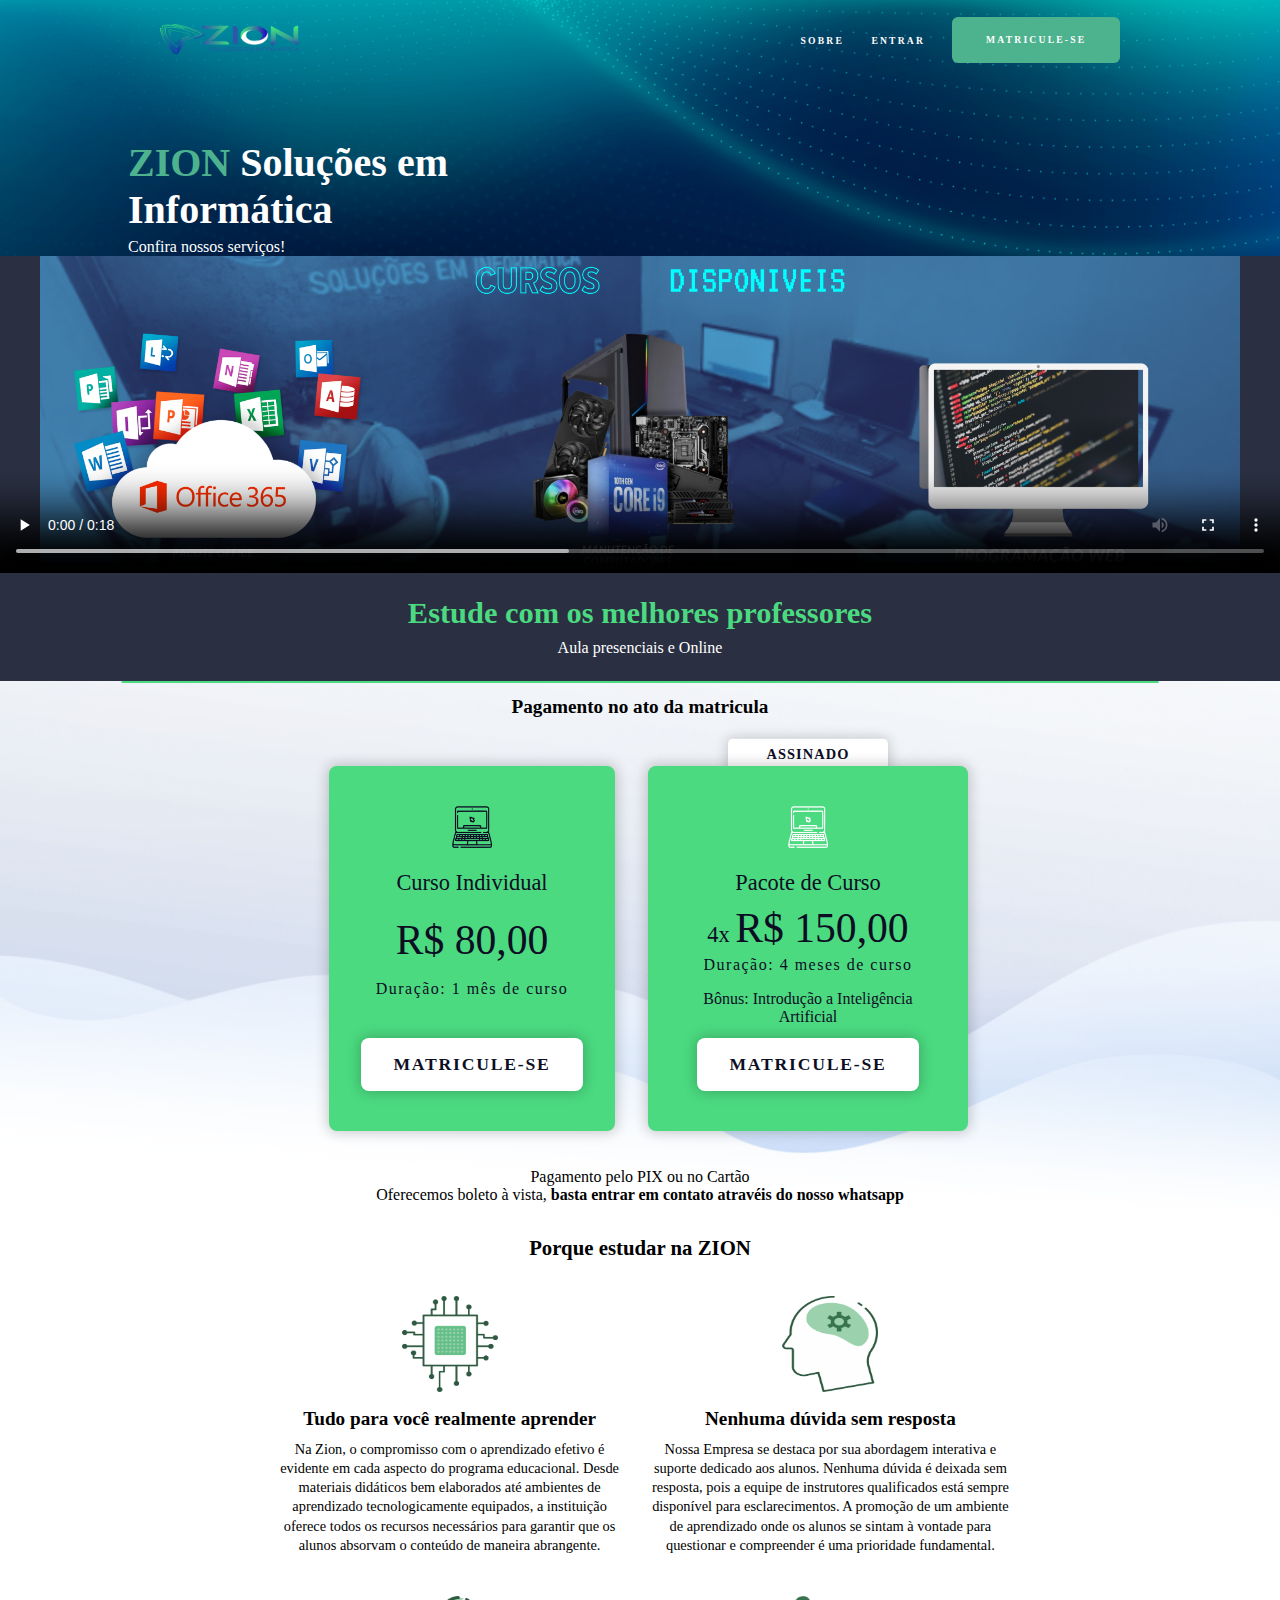
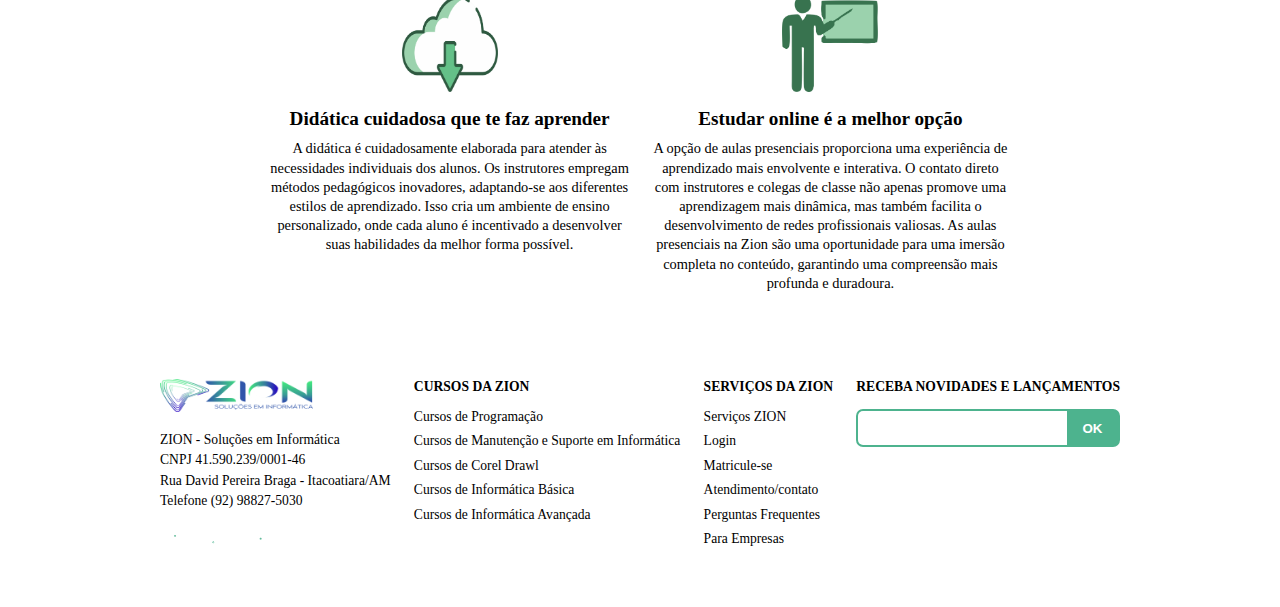
<file: index.html>
<!DOCTYPE	html>
<html	lang="pt-BR">
<head>
<meta	charset="UTF-8">
<meta	name="viewport" content="width=device-width">
<title>ZION</title>
<link	rel="stylesheet" href="https://fonts.googleapis.com/css?family=Montserrat:300,400,500,
600,700,&display=block">
<link	rel="stylesheet" href="css/reset.css">
<link	rel="stylesheet" href="css/cabecalho.css">
<link	rel="stylesheet" href="css/cursos.css">
<link	rel="stylesheet" href="css/rodape.css">
<link	rel="stylesheet" href="css/form-newsletter.css">
<link	rel="stylesheet" href="css/container.css">
<link	rel="stylesheet" href="css/video.css">
<link	rel="stylesheet" href="css/planos.css">
<link	rel="stylesheet" href="css/beneficios.css">
<link	rel="stylesheet" href="css/chamada-youtube.css">
</head>
<body>
    <header class="cabecalho	container">
        <a	href="index.html">
        <img class="cabecalho__logo"	src="img/logozion.png" title="Ir	para	a	página
        inicial	da zion" alt= zion">
        </a>
        <nav>
            <ul class="cabecalho__menu">
            <li class="cabecalho__item-menu"><a	href="sobre.html">Sobre</a></li>
            <li class="cabecalho__item-menu"><a	href="#">Entrar</a></li>
            <li class="cabecalho__item-menu	cabecalho__item-menu--matricular"   ><a	href="matricula.html    ">Matricule-se</a></li>
            </ul>
            </nav>
    </header>



<main>
    <section class="cursos">
        <article class="cursos__chamada --largura-grande">
            <h1 class="chamada__titulo">ZION <strong class="chamada__titulo--destaque">Soluções em Informática</strong></h1>
            <p>Confira nossos serviços!</p>
            <a href="cursos.html" class="chamada__cursos__matricula botao">Matricule-se</a>
        </article>
        <nav>
           
        </nav>
    </section>

   <section class="video">
        <video controls class="video--mobile" src="video/video-promocional.mp4" poster="img/video-principal-mobile.png"></video>
        <video controls class="video--desktop" src="video/video-promocional.mp4" poster="img/video-principal.png"></video>
        <article class="video__textos">
            <h2 class="textos__titulo">Estude com os melhores professores</h2>
            <p>Aula presenciais e Online</p>
        </article>
    </section>
    <section class="planos">
        <h2 class="planos__titulo">Pagamento no ato da matricula</h2>
        <article class="cards__planoanual">
            <span class="plano--destaque">Assinado</span>
            <div class="planos__card card--anual">
                <h3 class="plano__titulo">Pacote de Curso</h3>
                <p>4x <span class="valor--destaque">R$ 150,00</span></p>
                <p> Duração: 4 meses de curso</p>
                <span>Bônus: Introdução a Inteligência Artificial</span>
                <a href="cursos.html" class="cards__botao botao">Matricule-se</a>
            </div>
        </article>
        <article class="planos__card card--semestral">
            <h3 class="plano__titulo">Curso Individual</h3>
            <p> <span class="valor--destaque">R$ 80,00</span></p>
            <p>Duração: 1 mês de curso</p>
            <a href="cursos.html" class="cards__botao botao">Matricule-se</a>
        </article>
        <article class="planos__pagamentos">
            <p>Pagamento pelo PIX ou no Cartão</p>
            <p>Oferecemos boleto à vista, <a href="https://bit.ly/47ALViZ">basta entrar em contato atravéis do nosso whatsapp</a></p>
        </article>
    </section>
    <section class="beneficios">
        <h2 class="beneficios__titulo">Porque estudar na ZION</h2>
        <ul class="beneficios__lista">
            <li class="beneficio--paravoce">
                <h3 class="beneficio__titulo">Tudo para você realmente aprender</h3>
                <p class="beneficio__texto">Na Zion, o compromisso com o aprendizado efetivo é evidente em cada aspecto do programa educacional. Desde materiais didáticos bem elaborados até ambientes de aprendizado tecnologicamente equipados, a instituição oferece todos os recursos necessários para garantir que os alunos absorvam o conteúdo de maneira abrangente.</p>
            </li>
            <li class="beneficio--duvidas">
                <h3 class="beneficio__titulo">Nenhuma dúvida sem resposta</h3>
                <p class="beneficio__texto">Nossa Empresa se destaca por sua abordagem interativa e suporte dedicado aos alunos. Nenhuma dúvida é deixada sem resposta, pois a equipe de instrutores qualificados está sempre disponível para esclarecimentos. A promoção de um ambiente de aprendizado onde os alunos se sintam à vontade para questionar e compreender é uma prioridade fundamental.</p>
            </li>
            <li class="beneficio--didatica">
                <h3 class="beneficio__titulo">Didática cuidadosa que te faz aprender</h3>
                <p class="beneficio__texto">A didática  é cuidadosamente elaborada para atender às necessidades individuais dos alunos. Os instrutores empregam métodos pedagógicos inovadores, adaptando-se aos diferentes estilos de aprendizado. Isso cria um ambiente de ensino personalizado, onde cada aluno é incentivado a desenvolver suas habilidades da melhor forma possível.</p>
            </li>
            <li class="beneficio--online">
                <h3 class="beneficio__titulo">Estudar online é a melhor opção</h3>
                <p class="beneficio__texto">A opção de aulas presenciais proporciona uma experiência de aprendizado mais envolvente e interativa. O contato direto com instrutores e colegas de classe não apenas promove uma aprendizagem mais dinâmica, mas também facilita o desenvolvimento de redes profissionais valiosas. As aulas presenciais na Zion são uma oportunidade para uma imersão completa no conteúdo, garantindo uma compreensão mais profunda e duradoura.</p>
            </li>
        </ul>
    </section>
   
    
    
    
    
    </main>
    


<!--	Rodapé 	-->
<footer class="rodape	container">
 <section 	class="rodape__secao  rodape__secao--sobre"">
    <img class="rodape__logo"src="img/logozion.png" alt="Logo Rodapé">

    <p class="rodape__infos-empresa">
        ZION - Soluções em Informática
    <br>
        CNPJ	41.590.239/0001-46	
    <br>
       Rua	    David Pereira Braga - Itacoatiara/AM
    <br>
        Telefone	(92)	98827-5030
    </p>

    <ul class="rodape__lista-midias-sociais">
       <li class="rodape__item-midias-sociais">
      <a	href="https://www.facebook.com/profile.php?id=100078823087207">
       <img	src="img/logofacebook.svg" alt="ZION	no	Facebook">
        </a>
        </li>
       <li class="rodape__item-midias-sociais">
       <a	href="https://www.youtube.com/channel/UCBW3rgxhdLDQxpsLQisUNXQ">
        <img	src="img/logoyoutube.svg" alt="ZION	no	YouTube">
	</a>
	</li>
	<li class="rodape__item-midias-sociais">
	<a	href="https://www.instagram.com/musicdotonline/">
	<img	src="img/logoinsta.svg" alt="Instagram">
	</a>
	</li>
	</ul>
 </section>

 <section class="rodape__secao	rodape__secao--cursos" >
	<h2 class="rodape__titulo">	Cursos	da	ZION	</h2>

	<nav>
	<ul>
	<li class="rodape_item-lista"><a	href="#">Cursos	de	Programação</a></li>
	<li class="rodape_item-lista"><a	href="#">Cursos	de	Manutenção e Suporte em Informática</a></li>
	<li class="rodape_item-lista"><a	href="#">Cursos	de	Corel Drawl</a></li>
	<li class="rodape_item-lista"><a	href="#">Cursos	de	Informática Básica</a></li>
	<li class="rodape_item-lista"><a	href="#">Cursos	de	Informática Avançada</a></li>
		</ul>
	</nav>
	</section>

    <section class="rodape__secao	rodape__secao--links">
        <h2 class="rodape__titulo">	Serviços	da	ZION	</h2>
        <nav>
        <ul>
        <li class="rodape_item-lista"><a	href="#">Serviços ZION</a></li>
        <li class="rodape_item-lista"><a	href="#">Login</a></li>
        <li class="rodape_item-lista"><a	href="#">Matricule-se</a></li>
        <li class="rodape_item-lista"><a	href="#">Atendimento/contato</a></li>
        <li class="rodape_item-lista"><a	href="#">Perguntas Frequentes</a></li>
        <li class="rodape_item-lista"><a	href="#">Para Empresas</a></li>
            </ul>
        </nav>
        </section>
        <section class="rodape__secao	rodape__secao--newsletter">
            <h2 class="rodape__titulo">
                Receba novidades e lançamentos
            </h2>
        
            <form action="#" method="get" class="form-newsletter">
                <label for="form-newsletter__label" class="form-newsletter__label">
                    Seu email pessoal
                </label>
                <input id="email-newsletter" name="email-newsletter" type="email" class="form-newsletter__campo">
<button type="submit" class="form-newsletter__botao"> OK </button>
</form>
</section>

</footer>
</body>
</html>
</file>
<file: css/cabecalho.css>
.cabecalho	{
    position: absolute;
    top: 0;
    width: 100%;
    box-sizing: border-box;
    

	text-align:	center;
	font-size:	0.6rem;
	font-weight:	bold;
	text-transform:	uppercase;
	letter-spacing:	0.23em;

    
	color: #fff;
}
.cabecalho__logo	{
			padding:	1.5em	0;
			width:	14.5em;
	}
.cabecalho__menu	{
    
    display:	flex;
	justify-content:	space-evenly;
	flex-wrap:	wrap;
	background-color: #272B3A87;
        }
.cabecalho__item-menu	{
    display:	inline-block;
            }
 .cabecalho__item-menu	a	{
    display:	inline-block;
    padding:	1.86em	1.42em;
                    }

@media	(min-width:	640px)	{
.cabecalho	{
    padding-top:	0;
	padding-bottom:	0;
    display:	flex;
    justify-content:	space-between;
    align-items:	center;
        }
        
.cabecalho__logo	{
    padding: 2.5em 0;
                     }
                 
.cabecalho__menu	{
    background-color:	transparent;	
            }
      }
@media	(min-width:	770px)	{
.cabecalho__item-menu--matricular	{
    margin-left: 1.42em;

    border-radius: 6px;
       background-color: #4DB38E;
       }
        
        		.cabecalho__item-menu--matricular a	{
        				padding: 1.8em 3.5em;
        		}
        }
</file>
<file: css/cursos.css>
.--largura-maxima {
    width: 100%;
}

.--largura-grande {
    width: 100%;
}

.botao {
    font-size: .8rem;

    font-weight: 500;
    letter-spacing: 2.9px;
    text-transform: uppercase;
    padding: 1rem 40px;
    margin-top: .5rem;
    margin-bottom: .5rem;
    border-radius: 6px;
    transition: .25s;
}

.botao:hover {
    transform: translate(0, .22rem);
    transition: .25s;
}

.cursos {
    color: #fff;
    text-align: center;
    background-image: url(../img/home-background-mobile.png);
    background-size: cover;
    padding-top: 9.8rem;
    display: flex;
    flex-direction: column;
    align-items: center;
}

.cursos__chamada {
    display: flex;
    flex-direction: column;
    align-items: center;
}

.chamada__titulo {
    color: #4DB38E;
    font-weight: 700;
    font-size: 1.2rem;
    margin-bottom: .3rem;
}

.chamada__titulo--destaque {
    color: #fff;
}

.chamada p {
    font-weight: 500;
    line-height: 1.3;
    margin: 1rem 0;
}

.chamada__cursos__matricula {
    color: #fff;
    background-color: #4DB38E;
}

.cursos__lista {
    font-size: .7rem;
    font-weight: 600;
    margin-top: 1rem;
    margin-bottom: 1rem;
    display: grid;
    grid-template-columns: 7rem 7rem;
    grid-template-rows: repeat(5, 4.5rem);
    grid-gap: .5rem;
}

.cursos__lista li {
    border: 1px solid #4286f4;
    border-radius: 8px;
    box-sizing: border-box;
    display: flex;
    justify-content: space-around;
    align-items: center;
    background-repeat: no-repeat;
    background-size: 2rem 2rem;
    background-position: top .6rem center;
    padding-top: 2.5rem;
    transition: .25s;
}

.cursos__lista li:hover {
    transform: translate(0, .22rem);
    background-color: rgba(66, 134, 244, 0.337);
    transition: .25s;
}

.curso--tecladopiano {
    background-image: url("../img/icon-corel.png");
}

.curso--violaoguitarra {
    background-image: url("../img/icon-photoshop.png");
}

.curso--baixo {
    background-image: url("../img/icone-informatica-basica.png");
}

.curso--bateria {
    background-image: url("../img/icone-curso-manutenção.PNG");
}

.curso--percussao {
    background-image: url("../img/icone-Consultorias.png");
}

.curso--canto {
    background-image: url("../img/icone-programacao.png");
}

.curso--audio {
    background-image: url("../img/icon-pacoteoffice.png");
}

.curso--teoria {
    background-image: url("../img/icon-powerbi.png");
}

.curso--sopro {
    background-image: url("../img/icon-packti.png");
}

.curso--cordas {
    background-image: url("../img/icon-packdesiner.png");
}

.cursos__lista img {
    width: 2rem;
    height: 2rem;
    margin-bottom: 5px;
}

@media (min-width: 768px) {
    .cursos {
        padding: 6rem 5% 0;
        background-image: url(../img/home-background.png);
    }

    .cursos__chamada {
        width: 300px;
        align-items: flex-start;
        align-self: flex-start;
        text-align: left;
    }

    .chamada__titulo {
        font-size: 2rem;
    }

    .chamada__cursos__matricula {
        display: none;
    }

    .cursos__lista {
        grid-template-columns: repeat(5, 7rem);
        grid-template-rows: 5.5rem 5.5rem 5.5rem;
        gap: .8rem;
    }

    .cursos__lista li {
        background-repeat: no-repeat;
        background-size: 2rem 2rem;
        background-position: top 1rem center;
        padding-top: 2.5rem;
    }

    .cursos__lista .curso--destaque {
        order: -1;
        grid-area: 1/1/span 3/3;
        padding-top: 5.5rem;
        background-size: 6rem 6rem;
        background-position: top 3.6rem center;
    }
}

@media (min-width: 1200px) {
    .cursos {
        padding: 7rem 10% 0;
    }

    .cursos__chamada {
        width: 450px;
    }

    .chamada__titulo {
        font-size: 2.5rem;
    }

    .cursos__lista {
        /* Insira as propriedades adicionais para telas grandes conforme necessário */

        grid-template-columns:	repeat(6,	9.3rem);
       grid-template-rows: 7.5rem 7.5rem;
      margin-top: 1.5rem;
        margin-bottom: 1.5rem;
       }
      		
   .cursos__lista li {
    background-repeat: no-repeat;
    background-size: 3rem 3rem;
    background-position: top 1rem center;
    padding-top: 2.5rem;
}

.cursos__lista .curso--destaque {
    order: -1;
    grid-area: 1/1/span 2/2;
    padding-top: 6rem;
    background-size: 6rem 6rem;
    background-position: top 3.6rem center;
}

.cursos__lista .curso--destaque2 {
    order: -1;
    grid-area: 1/4/span 2/5;
    padding-top: 6rem;
    background-size: 6rem 6rem;
    background-position: top 3.6rem center;
}

.cursos__lista p {
    font-size: .9rem;
}

.curso--destaque2 .imagem-destaque2 {
    width: 6rem;
    height: 6rem;
    margin-bottom: .8rem;
}

@media(min-width:1440px) {
    .cursos__lista {
        grid-template-columns: repeat(6, 11rem);
    }
}

@media(min-width:1600px) {
    .cursos__lista {
        grid-template-columns: repeat(6, 13rem);
    }

    .cursos__lista img {
        width: 3rem;
        height: 3rem;
        margin-bottom: 10px;
    }
}
.cursos__lista li {
    background-repeat: no-repeat;
    background-size: 3rem 3rem;
    background-position: top 1rem center;
    padding-top: 2.5rem;
}

.cursos__lista .curso--destaque {
    order: -1;
    grid-area: 1/1/span 2/2;
    padding-top: 6rem;
    background-size: 6rem 6rem;
    background-position: top 3.6rem center;
}

.cursos__lista .curso--destaque2 {
    order: -1;
    grid-area: 1/4/span 2/5;
    padding-top: 6rem;
    background-size: 6rem 6rem;
    background-position: top 3.6rem center;
}

.cursos__lista p {
    font-size: .9rem;
}

.curso--destaque2 .imagem-destaque2 {
    width: 6rem;
    height: 6rem;
    margin-bottom: .8rem;
}

@media(min-width:1440px) {
    .cursos__lista {
        grid-template-columns: repeat(6, 11rem);
    }
}

@media(min-width:1600px) {
    .cursos__lista {
        grid-template-columns: repeat(6, 13rem);
    }

    .cursos__lista img {
        width: 3rem;
        height: 3rem;
        margin-bottom: 10px;
    }
}
}
</file>
<file: css/rodape.css>
.rodape	{
    padding-top:	2em;
	padding-bottom:	2em;
    text-align:	center;
          font-size: 0.7rem;
          
        }
      
      .rodape__logo	{
         width: 11.25em;
         margin-bottom: 1em;
      }
    
               .rodape__lista-midias-sociais	{
                       display:	flex;
                       justify-content:	center;
               }
               .rodape__infos-empresa	{
                line-height: 1.5;
                }
                
                
                
                .rodape__lista-midias-sociais	{
                		display:	flex;
                		justify-content:	center;
                		margin-top: 1em;
                    }
               
               .rodape__item-midias-sociais	{
                       width: 2.62em;
                       margin: 0	.25em;
               }
               
               .rodape__item-midias-sociais img	{
                       width: 100%;
               }
               
               .rodape__titulo	{
                margin-bottom: 1em;

                       font-size: 1.45em;
                       font-weight:	bold;
                       text-transform:	uppercase;
                       
               }
               
               .rodape_item-lista	{		
                       font-weight: 500;
                       margin: 0.625em 0;
               }
/* --------------------------------------------*/

@media (max-width: 640px) {
    .rodape__secao .rodape__secao {
        margin-top: 2em;
    }
}

@media(min-width:	640px)	and	(max-width:	1200px) {
    .rodape {
        display: flex;
        flex-wrap: wrap;
        justify-content: space-between;

        font-size: 1rem;
    }

    .rodape__secao--sobre,
    .rodape__secao--cursos,
    .rodape__secao--links,
    .rodape__secao--newsletter {
        width: 45%;
    }

    .rodape__secao--cursos {
        order: 1;
        margin: 0;
    }

    .rodape__secao--links {
        order: 2;
        margin: 0;
    }

    .rodape__secao--sobre {
        order: 3;
        margin-top: 2em;
    }

    .rodape__secao--newsletter {
        order: 4;
        margin-top: 2em;
    }
}

@media (min-width: 1200px) {
    .rodape {
        display: flex;
        justify-content: space-between;
        font-size: 0.85rem;
        text-align: left;
    }

    .rodape__titulo {
        font-size: 1em;
    }

    .rodape__lista-midias-sociais {
        justify-content: left;
    }

    .rodape__secao {
        margin-top: 0;
    }

    .rodape__secao .rodape__secao {
        margin-left: 2em;
    }
}
</file>
<file: css/form-newsletter.css>
.form-newsletter {
    display: flex;
    width: 100%;
    overflow: hidden;
    box-sizing: border-box;

    border-radius: 7px;
    border: 2px solid #4DB38E;
    background-color: #4DB38E;
}

.form-newsletter__label {
    position: absolute;
    left: -10000px;
    width: 1px;
    height: 1px;
    overflow: hidden;
}

.form-newsletter__campo {
    padding: .6rem .4rem;
    flex-grow: 1;
    border: none;
}
.form-newsletter__botao {
    flex-grow: 1;
    border: none;

    text-transform: uppercase;
    font-weight: 600;

    background-color: #4DB38E ;
    color: #fff;
}
</file>
<file: css/container.css>
.container {
    padding-left: 5%;
    padding-right: 5%;
}

@media (min-width: 1066px) {
    .container {
        padding-left: calc((100% - 960px) / 2);
        padding-right: calc((100% - 960px) / 2);
    }
}

@media (min-width: 1440px) {
    .container {
        padding-left: calc((100% - 1200px) / 2);
        padding-right: calc((100% - 1200px) / 2);
    }
}
</file>
<file: css/video.css>
.video {
    display: flex;
    flex-direction: column;
    align-items: center;
    text-align: center;
    color: #fff;
    background-color: #2a3042;
}

.video--mobile {
    width: 100%;
    height: 8.9rem;
}

.video--desktop {
    display: none;
}

.video__textos {
    margin-top: 1rem;
    margin-bottom: 1rem;
    position: relative;
    padding: 0 10%;
    box-sizing: border-box;
}

.textos__titulo {
    font-weight: 700;
    font-size: 1.2rem;
    margin-bottom: .5rem;
}
.textos__titulo::first-line {
    color: #4BDA80;
}

@media (min-width: 768px) {
    .video--mobile {
        display: none;
    }

    .video--desktop {
        display: block;
        width: 100%;
        height: 12.8rem;
    }

    .textos__titulo {
        font-size: 1.5rem;
    }
}

@media (min-width: 1200px) {
    .video--desktop {
        height: 19.8rem;
    }

    .video__textos {
        margin-top: 1.5rem;
        margin-bottom: 1.5rem;
    }

    .video__textos::before {
        width: 5rem;
        height: 5rem;
    }

    .textos__titulo {
        font-size: 1.9rem;
    }
}

@media (min-width: 1600px) {
    .video--desktop {
        height: 26.8rem;
    }
}
</file>
<file: css/planos.css>
.planos {
    background-image: url(../img/planos-background-mobile.png);
    background-size: cover;
    background-repeat: no-repeat;
    text-align: center;
    padding-top: 15px;
    padding-bottom: 1.8rem;
    display: grid;
    justify-items: center;
    position: relative;
}

.planos::before {
    content: "";
    width: 81%;
    height: .1rem;
    background-color: #4BDA80;
    position: absolute;
    top: 0;
    left: 50%;
    transform: translate(-50%, 0);
}

.planos__titulo {
    font-size: .85rem;
    font-weight: 700;
    margin-bottom: 2rem;
}

.planos__card {
    background-color: #4BDA80;
    border-radius: 8px;
    margin-bottom: 1.3rem;
    color: #0D0D24;
    padding: 4rem 1rem 1rem;
    display: flex;
    flex-direction: column;
    align-items: center;
    box-shadow: 0 0 .8rem .1rem rgba(0, 0, 0, .2);
    background-repeat: no-repeat;
    background-size: 1.7rem;
    background-position: top 1.5rem center;
}

.card--anual {
    background-image: url(../img/icon-simbolo.png);
}

.card--semestral {
    background-image: url(../img/iconesimbolodark.png);
}

.plano__titulo {
    margin: 8px 0;
}

.planos__card p + p {
    font-weight: 300;
    margin-top: .2rem;
    letter-spacing: 1.5px;
}

.plano__titulo,
.plano__titulo + p {
    font-size: 1rem;
    font-weight: 500;
}

.valor--destaque {
    font-size: 2rem;
    font-weight: 700;
}

.planos__card span {
    font-weight: 500;
}

.cards__botao {
    color: #0D0D24;
    text-transform: uppercase;
    letter-spacing: 1.8px;
    font-weight: 600;
    border-radius: 8px;
    margin-top: .8rem;

    padding: 1rem 2rem;
background-color: #fff;
box-shadow: 0 0 .8rem .1rem rgba(0, 0, 0, .2);
}

.card--anual {
position: relative;
z-index: 2;
}

.plano--destaque {
color: #0D0D24;
font-weight: 600;
text-transform: uppercase;
letter-spacing: 1.1px;
width: 8rem;
padding: .4rem 0 .8rem;
border-radius: 5px;
box-shadow: 0 0 .8rem .05rem rgba(0, 0, 0, .2);
background-color: #fff;
position: absolute;
transform: translate(-50%, -65%);
z-index: 1;
}

.card--anual p + p,
.card--semestral p + p {
margin-bottom: 1rem;
}

.planos > p {
width: 250px;
font-size: .6rem;
font-weight: 600;
line-height: 18px;
}

.planos a {
font-weight: 700;
}

@media (min-width: 768px) {
.planos {
grid-template-columns: 20rem 20rem;
grid-template-areas:
"header header"
"card1 card2"
"footer footer";
gap: 1rem;
justify-content: center;
padding-bottom: 2rem;
background-image: url(../img/planos-background.png);
background-size: cover;
}

.planos__titulo {
grid-area: header;
}

.cards__planoanual {
grid-area: card2;
}
 


.card--semestral {
    grid-area: card1;
}

.planos__pagamentos {
    grid-column-end: span 2;
}

.planos--maisassinado {
    font-size: .8rem;
}

.planos__card {
    padding: 6rem 2rem 2rem;
    justify-content: space-between;
    background-size: 2.5rem;
    background-position: top 2.5rem center;
}

.planos__card img {
    width: 2.5rem;
}

.plano__titulo,
.plano__titulo + p {
    font-size: 1.4rem;
    font-weight: 500;
}

.valor--destaque {
    font-size: 2.6rem;
    font-weight: 700;
}

.plano--destaque {
    font-size: .6rem;
}

.cards__botao {
    font-size: 1.1rem;
    transition: .25s;
}

.planos > p {
    font-size: .9rem;
    font-weight: 600;
    line-height: 18px;
}

@media (min-width: 768px) {
    .planos__titulo {
        font-size: 1.2rem;
    }

    .plano--destaque {
        font-size: .9rem;
        width: 10rem;
        transform: translate(-50%, -75%);
    }
}

@media (min-width: 1200px) {
    /* Suas alterações específicas para uma largura mínima de 1200 pixels */
}
}
</file>
<file: css/beneficios.css>
.beneficios {
    text-align: center;
    margin-bottom: 2rem;
    padding: 0 10%;
    display: flex;
    flex-direction: column;
    align-items: center;
}

.beneficios__titulo {
    font-size: 1rem;
    font-weight: 700;
}

.beneficios__lista li {
    padding-top: 5.5rem;
    background-repeat: no-repeat;
    background-size: 4rem 4rem;
    background-position: top 20px center;
}

.beneficio--paravoce {
    background-image: url(../img/icon-tudoaprender.png);
}

.beneficio--duvidas {
    background-image: url(../img/icon-duvida.png);
}

.beneficio--didatica {
    background-image: url(../img/icon-didatica.png);
}

.beneficio--online {
    background-image: url(../img/icone-melhorop.png);
}

.beneficio__titulo {
    font-size: .8rem;
    font-weight: 600;
    margin-top: 1rem;
    margin-bottom: .2rem;
}

.beneficio__texto {
    line-height: 1rem;
}

@media (min-width: 768px) {
    .beneficios {
        margin-bottom: 3.7rem;
    }

    .beneficios__lista {
        display: grid;
        grid-template-columns: 17.5rem 17.5rem;
        gap: 1rem;
    }

    .beneficios__titulo {
        margin-bottom: 1rem;
    }

    .beneficio__titulo {
        font-size: 1.1rem;
    }

    .beneficio__texto {
        font-size: .8rem;
    }
}

@media (min-width: 1200px) {
    .beneficios__titulo {
        font-size: 1.3rem;
    }

    .beneficios__lista {
        gap: 1.3rem;
        grid-template-columns: 22.5rem 22.5rem;
    }

    .beneficios__lista li {
        padding-top: 7.25rem;
        background-size: 6rem 6rem;
    }

    .beneficio__titulo {
        font-size: 1.2rem;
        margin-bottom: .6rem;
    }

    .beneficio__texto {
        font-size: .9rem;
        line-height: 1.2rem;
    }
}
</file>
<file: css/chamada-youtube.css>
.chamada__youtube {
	background-color: #2e4255;
	display: grid;
	justify-items: center;
}

.chamada__youtube__canal {
	color: #fff;
	display: flex;
	flex-direction: column;
	align-items: center;
	text-align: center;
	padding: 1.2rem 2rem .9rem;
	position: relative;
	box-sizing: border-box;
}

.icone--youtube::before {
	content: "";
	width: 3rem;
	height: 3rem;
	background-image: url(../img/icone-youtube.svg);
	background-size: 100%;
	background-repeat: no-repeat;
	position: absolute;
	top: 0;
	left: 50%;
	transform: translate(-50%, -50%);
}

.canal__titulo {
	color: #e93d50;
	font-size: 1rem;
	font-weight: 700;
	margin-top: .9rem;
	margin-bottom: .1rem;
	letter-spacing: .5px;
}

.canal__texto {
	font-size: .6rem;
	letter-spacing: .8px;
	line-height: 12px;
	margin-bottom: 1rem;
}

.canal__button {
	color: #fff;
	background-color: #e93d50;
}

.video__descricao {
	width: 85%;
}

.descricao__titulo {
	font-size: .9rem;
	font-weight: 500;
	line-height: 15px;
	margin-bottom: .5rem;
}

.descricao__titulo::before {
	content: "";
	width: 3rem;
	height: 3rem;
	background-image: url(../img/play-button.svg);
	background-size: 100%;
	display: block;
	margin: 1.2rem auto 1rem;
}

.chamada__youtube--video1 {
	background-image: url(../img/videos-thumbnail-video1.png);
}

.chamada__youtube--video2 {
	background-image: url(../img/videos-thumbnail-video2.png);
}

.chamada__youtube--video1, .chamada__youtube--video2 {
	background-size: cover;
	width: 100%;
}

@media(min-width:768px) {
	.chamada__youtube {
		grid-template-columns: 1fr 1fr;
		grid-template-areas: "chamada chamada" "video1 video2";
	}
	.youtube__informacao {
		padding: 2rem 17%;
		box-sizing: border-box;
		grid-area: chamada;
	}
	.--icone-youtube::before {
		width: 5rem;
		height: 5rem;
	}
	.chamada__youtube--video1 {
		grid-area: video1;
	}
	.chamada__youtube--video2 {
		grid-area: video2;
	}
	.canal__titulo {
		font-size: 1.5rem;
	}
	.descricao__texto {
		font-size: .8rem;
	}
}

@media(min-width:1200px) {
	.youtube__informacao {
		padding: 4rem 20%;
	}
	.icone--youtube::before {
		width: 6rem;
		height: 6rem;
	}
	.canal__titulo {
		font-size: 2rem;
		margin-bottom: .4rem;
	}
	.canal__texto {
		font-size: 1rem;
		line-height: 1rem;
	}
	.video__descricao {
		width: 75%;
		text-align: left;
	}
	.descricao__titulo {
		font-size: 1.2rem;
		line-height: 1.4rem;
		margin-bottom: 1.5rem;
	}
	.descricao__texto {
		font-size: .9rem;
	}
}
</file>
